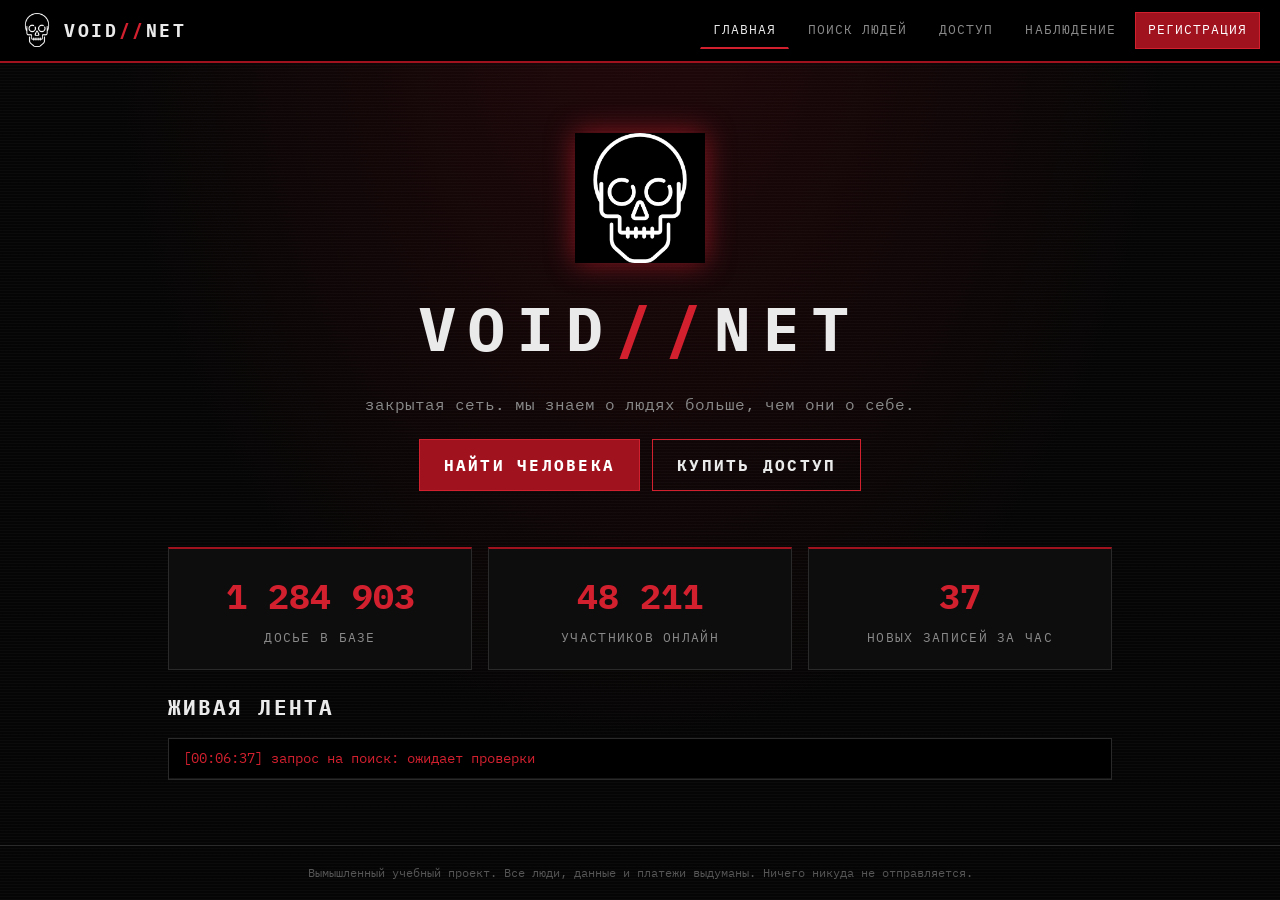
<file: PycharmProjects/PythonProject/ITSTEP/frontend/index.html>
<!DOCTYPE html>
<html lang="ru">
<head>
<meta charset="UTF-8">
<meta name="viewport" content="width=device-width, initial-scale=1">
<title>VOID//NET — главная</title>
<link rel="icon" href="images%20(1).png">
<link href="https://fonts.googleapis.com/css2?family=IBM+Plex+Mono:wght@400;500;700&display=swap" rel="stylesheet">
<link rel="stylesheet" href="style.css">
</head>
<body data-page="home">
<div id="nav"></div>
<main class="wrap">
  <section class="hero">
    <img src="images%20(1).png" alt="Череп" class="logo big">
    <h1 class="glitch">VOID<span>//</span>NET</h1>
    <p class="muted">закрытая сеть. мы знаем о людях больше, чем они о себе.</p>
    <div class="actions">
      <a class="btn" href="search.html">Найти человека</a>
      <a class="btn ghost" href="shop.html">Купить доступ</a>
    </div>
  </section>

  <section class="grid">
    <div class="card stat"><b data-n="1284903">0</b><span>досье в базе</span></div>
    <div class="card stat"><b data-n="48211">0</b><span>участников онлайн</span></div>
    <div class="card stat"><b data-n="37">0</b><span>новых записей за час</span></div>
  </section>

  <section>
    <h2>Живая лента</h2>
    <ul id="ticker" class="ticker"></ul>
  </section>
</main>
<div id="foot"></div>
<script src="script.js"></script>
</body>
</html>
</file>
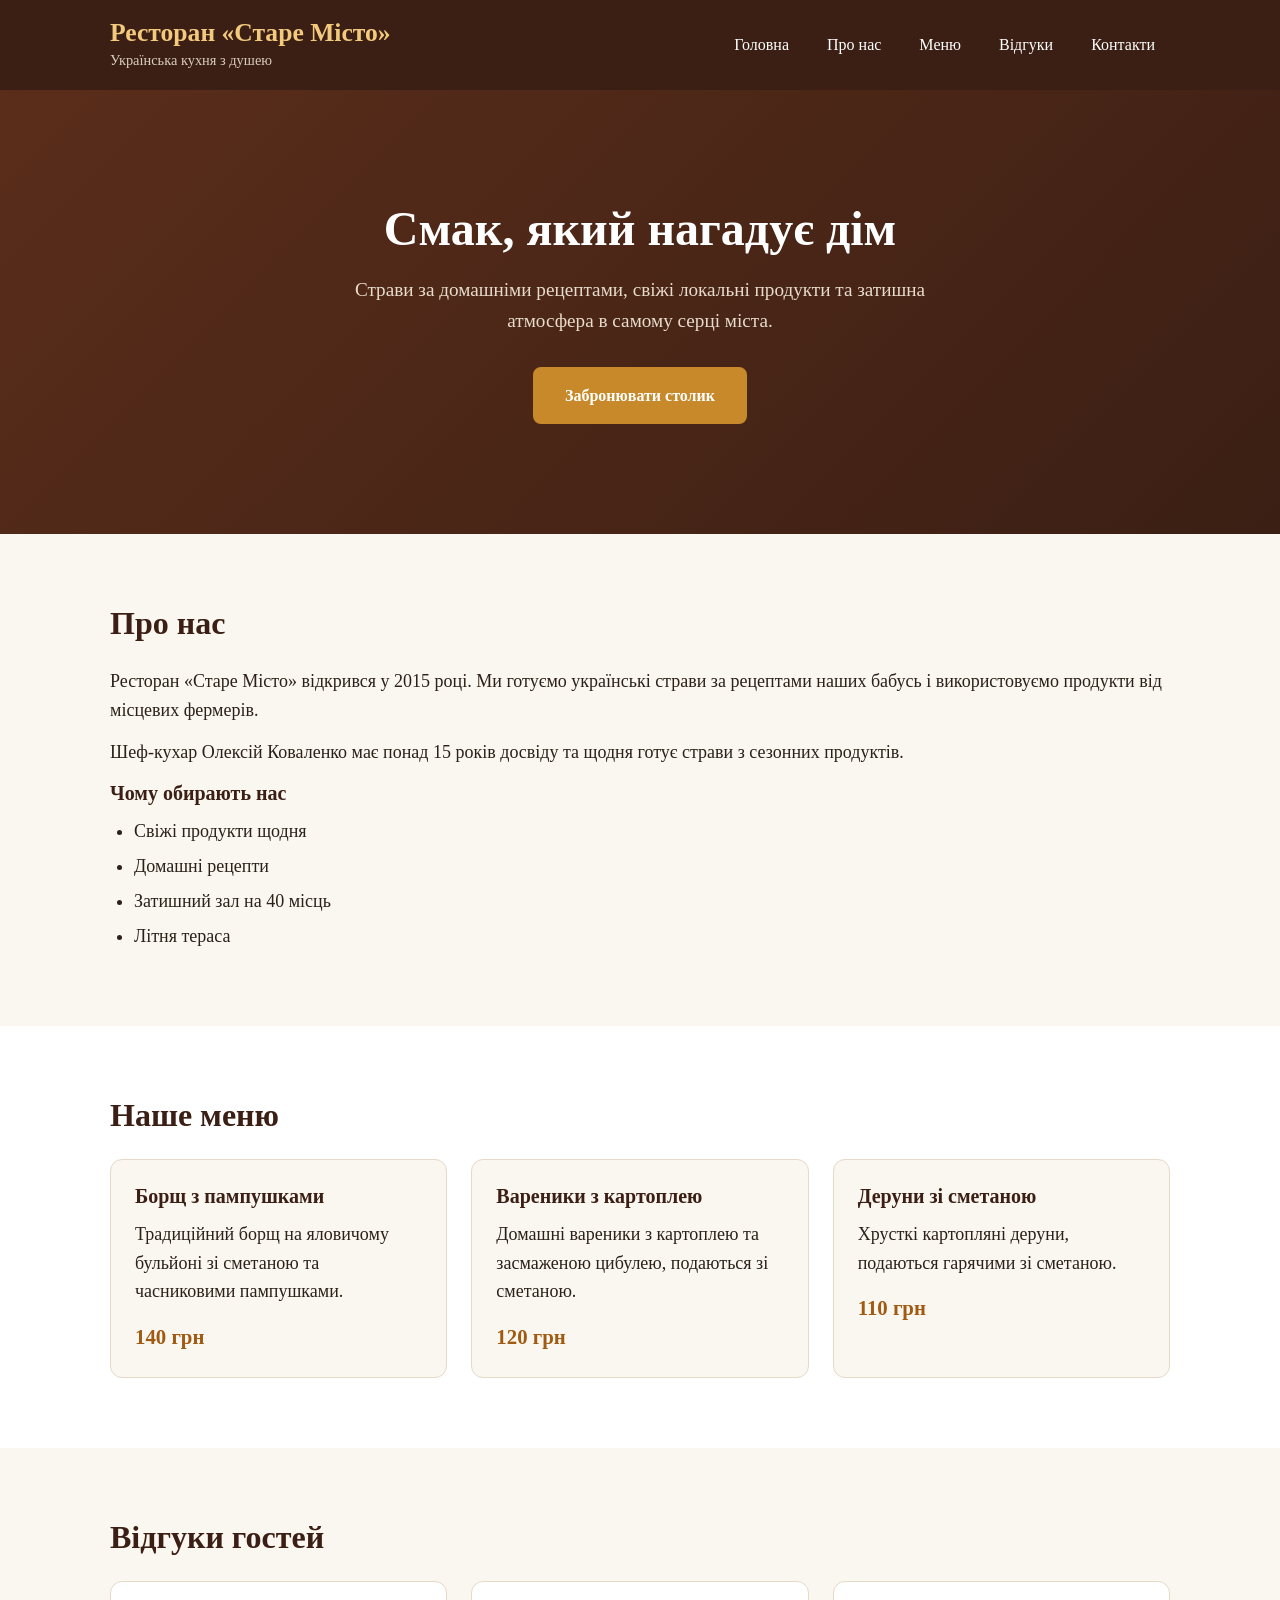
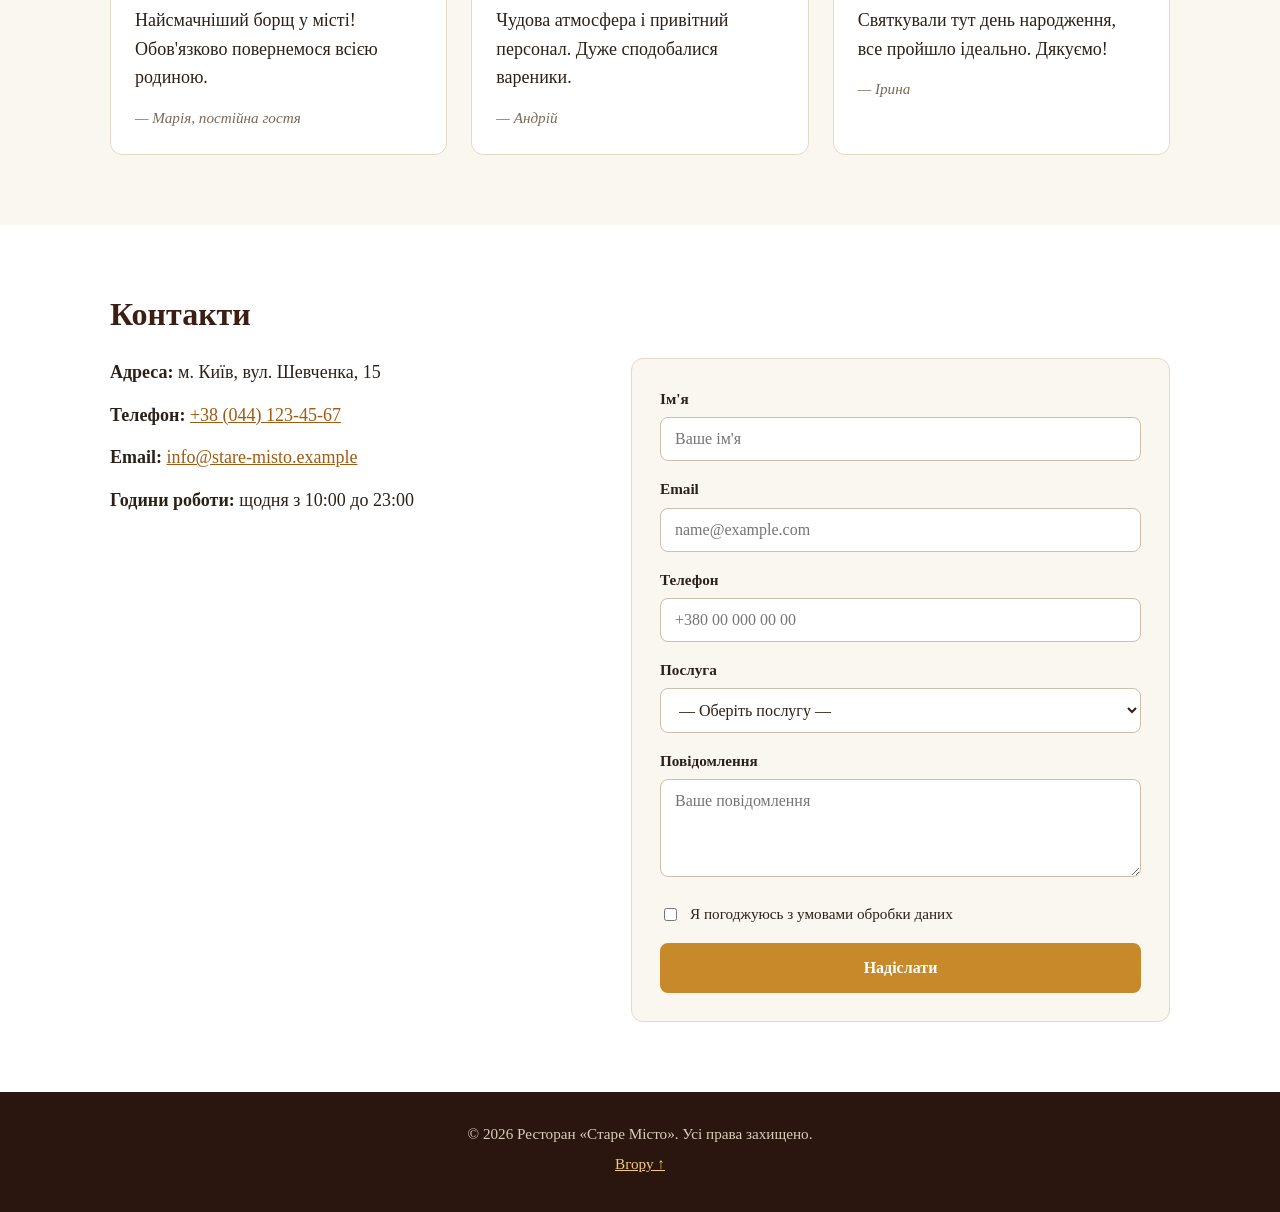
<file: PycharmProjects/PythonProject/ITSTEP/frontend/restaurant/index.html>
<!DOCTYPE html>
<html lang="uk">
<head>
    <meta charset="UTF-8">
    <meta name="viewport" content="width=device-width, initial-scale=1.0">
    <title>Ресторан «Старе Місто»</title>
    <link rel="stylesheet" href="css/style.css">
</head>
<body>

    <!-- HEADER -->
    <header class="site-header" id="top">
        <div class="container header-inner">
            <div class="logo">
                <h1>Ресторан «Старе Місто»</h1>
                <p>Українська кухня з душею</p>
            </div>

            <!-- NAV -->
            <nav>
                <ul class="nav-list">
                    <li><a href="#home">Головна</a></li>
                    <li><a href="#about">Про нас</a></li>
                    <li><a href="#menu">Меню</a></li>
                    <li><a href="#reviews">Відгуки</a></li>
                    <li><a href="#contact">Контакти</a></li>
                </ul>
            </nav>
        </div>
    </header>

    <main>

        <!-- HERO -->
        <section class="hero" id="home">
            <div class="container">
                <h2>Смак, який нагадує дім</h2>
                <p>
                    Страви за домашніми рецептами, свіжі локальні продукти
                    та затишна атмосфера в самому серці міста.
                </p>
                <a class="btn" href="#contact">Забронювати столик</a>
            </div>
        </section>

        <!-- ABOUT -->
        <section class="section" id="about">
            <div class="container">
                <h2>Про нас</h2>
                <p>
                    Ресторан «Старе Місто» відкрився у 2015 році. Ми готуємо
                    українські страви за рецептами наших бабусь і використовуємо
                    продукти від місцевих фермерів.
                </p>
                <p>
                    Шеф-кухар Олексій Коваленко має понад 15 років досвіду та
                    щодня готує страви з сезонних продуктів.
                </p>
                <h3>Чому обирають нас</h3>
                <ul class="check-list">
                    <li>Свіжі продукти щодня</li>
                    <li>Домашні рецепти</li>
                    <li>Затишний зал на 40 місць</li>
                    <li>Літня тераса</li>
                </ul>
            </div>
        </section>

        <!-- MENU -->
        <section class="section section-alt" id="menu">
            <div class="container">
                <h2>Наше меню</h2>

                <div class="cards">
                    <article class="card">
                        <h3>Борщ з пампушками</h3>
                        <p>Традиційний борщ на яловичому бульйоні зі сметаною та часниковими пампушками.</p>
                        <p class="price">140 грн</p>
                    </article>

                    <article class="card">
                        <h3>Вареники з картоплею</h3>
                        <p>Домашні вареники з картоплею та засмаженою цибулею, подаються зі сметаною.</p>
                        <p class="price">120 грн</p>
                    </article>

                    <article class="card">
                        <h3>Деруни зі сметаною</h3>
                        <p>Хрусткі картопляні деруни, подаються гарячими зі сметаною.</p>
                        <p class="price">110 грн</p>
                    </article>
                </div>
            </div>
        </section>

        <!-- REVIEWS -->
        <section class="section" id="reviews">
            <div class="container">
                <h2>Відгуки гостей</h2>

                <div class="cards">
                    <blockquote class="card">
                        <p>Найсмачніший борщ у місті! Обов'язково повернемося всією родиною.</p>
                        <p class="author">— Марія, постійна гостя</p>
                    </blockquote>

                    <blockquote class="card">
                        <p>Чудова атмосфера і привітний персонал. Дуже сподобалися вареники.</p>
                        <p class="author">— Андрій</p>
                    </blockquote>

                    <blockquote class="card">
                        <p>Святкували тут день народження, все пройшло ідеально. Дякуємо!</p>
                        <p class="author">— Ірина</p>
                    </blockquote>
                </div>
            </div>
        </section>

        <!-- CONTACT -->
        <section class="section section-alt" id="contact">
            <div class="container">
                <h2>Контакти</h2>

                <div class="contact-wrap">

                    <div class="contact-info">
                        <p><strong>Адреса:</strong> м. Київ, вул. Шевченка, 15</p>
                        <p><strong>Телефон:</strong> <a href="tel:+380441234567">+38 (044) 123-45-67</a></p>
                        <p><strong>Email:</strong> <a href="mailto:info@stare-misto.example">info@stare-misto.example</a></p>
                        <p><strong>Години роботи:</strong> щодня з 10:00 до 23:00</p>
                    </div>

                    <form class="form" action="#" method="post">
                        <div class="field">
                            <label for="name">Ім'я</label>
                            <input type="text" id="name" name="name" placeholder="Ваше ім'я" required>
                        </div>

                        <div class="field">
                            <label for="email">Email</label>
                            <input type="email" id="email" name="email" placeholder="name@example.com" required>
                        </div>

                        <div class="field">
                            <label for="phone">Телефон</label>
                            <input type="tel" id="phone" name="phone" placeholder="+380 00 000 00 00" required>
                        </div>

                        <div class="field">
                            <label for="service">Послуга</label>
                            <select id="service" name="service" required>
                                <option value="">— Оберіть послугу —</option>
                                <option value="table">Бронювання столика</option>
                                <option value="banquet">Банкет або свято</option>
                                <option value="delivery">Доставка їжі</option>
                                <option value="catering">Кейтеринг</option>
                            </select>
                        </div>

                        <div class="field">
                            <label for="message">Повідомлення</label>
                            <textarea id="message" name="message" rows="4" placeholder="Ваше повідомлення"></textarea>
                        </div>

                        <div class="field check">
                            <input type="checkbox" id="agree" name="agree" required>
                            <label for="agree">Я погоджуюсь з умовами обробки даних</label>
                        </div>

                        <button class="btn" type="submit">Надіслати</button>
                    </form>

                </div>
            </div>
        </section>

    </main>

    <!-- FOOTER -->
    <footer class="site-footer">
        <div class="container">
            <p>&copy; 2026 Ресторан «Старе Місто». Усі права захищено.</p>
            <p><a href="#top">Вгору ↑</a></p>
        </div>
    </footer>

</body>
</html>
</file>
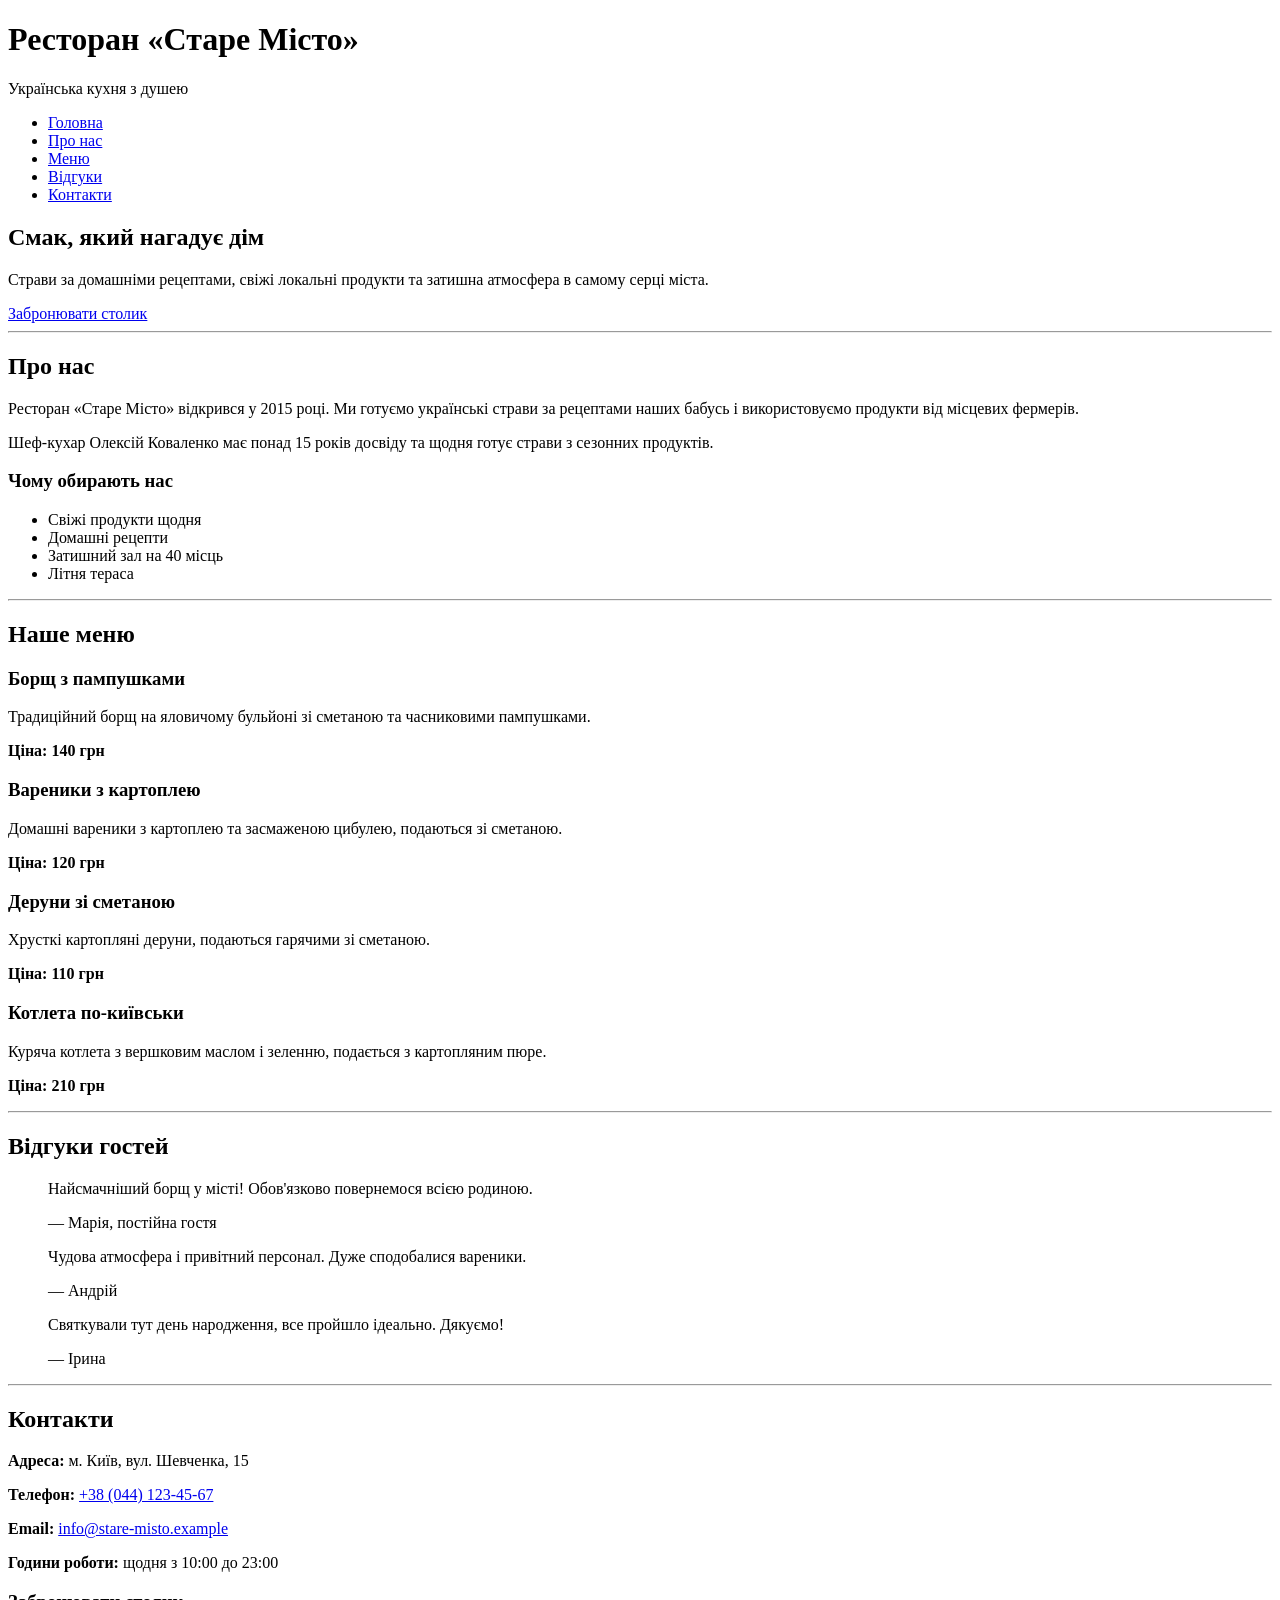
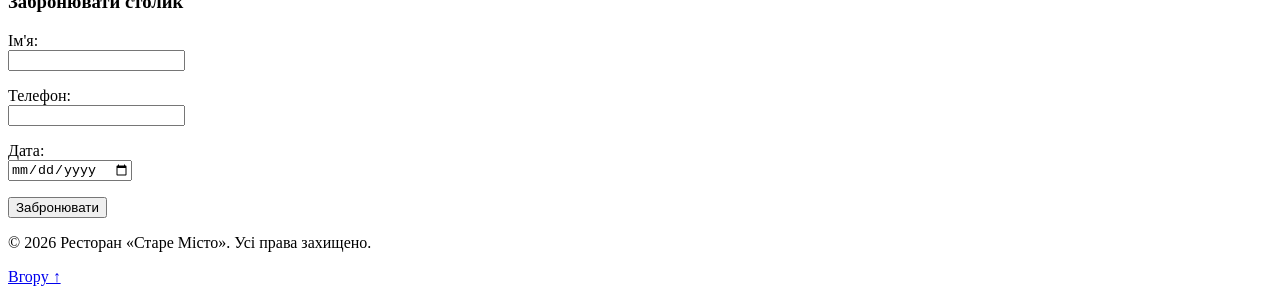
<file: PycharmProjects/PythonProject/ITSTEP/frontend/only_html.html>
<!DOCTYPE html>
<html lang="uk">
<head>
    <meta charset="UTF-8">
    <meta name="viewport" content="width=device-width, initial-scale=1.0">
    <title>Ресторан «Старе Місто»</title>
</head>
<body>

    <!-- HEADER -->
    <header id="top">
        <h1>Ресторан «Старе Місто»</h1>
        <p>Українська кухня з душею</p>

        <!-- NAV -->
        <nav>
            <ul>
                <li><a href="#home">Головна</a></li>
                <li><a href="#about">Про нас</a></li>
                <li><a href="#menu">Меню</a></li>
                <li><a href="#reviews">Відгуки</a></li>
                <li><a href="#contact">Контакти</a></li>
            </ul>
        </nav>
    </header>

    <main>

        <!-- HERO -->
        <section id="home">
            <h2>Смак, який нагадує дім</h2>
            <p>
                Страви за домашніми рецептами, свіжі локальні продукти
                та затишна атмосфера в самому серці міста.
            </p>
            <a href="#contact">Забронювати столик</a>
        </section>

        <hr>

        <!-- ABOUT -->
        <section id="about">
            <h2>Про нас</h2>
            <p>
                Ресторан «Старе Місто» відкрився у 2015 році. Ми готуємо
                українські страви за рецептами наших бабусь і використовуємо
                продукти від місцевих фермерів.
            </p>
            <p>
                Шеф-кухар Олексій Коваленко має понад 15 років досвіду та
                щодня готує страви з сезонних продуктів.
            </p>
            <h3>Чому обирають нас</h3>
            <ul>
                <li>Свіжі продукти щодня</li>
                <li>Домашні рецепти</li>
                <li>Затишний зал на 40 місць</li>
                <li>Літня тераса</li>
            </ul>
        </section>

        <hr>

        <!-- PRODUCTS / MENU -->
        <section id="menu">
            <h2>Наше меню</h2>

            <article>
                <h3>Борщ з пампушками</h3>
                <p>Традиційний борщ на яловичому бульйоні зі сметаною та часниковими пампушками.</p>
                <p><strong>Ціна: 140 грн</strong></p>
            </article>

            <article>
                <h3>Вареники з картоплею</h3>
                <p>Домашні вареники з картоплею та засмаженою цибулею, подаються зі сметаною.</p>
                <p><strong>Ціна: 120 грн</strong></p>
            </article>

            <article>
                <h3>Деруни зі сметаною</h3>
                <p>Хрусткі картопляні деруни, подаються гарячими зі сметаною.</p>
                <p><strong>Ціна: 110 грн</strong></p>
            </article>

            <article>
                <h3>Котлета по-київськи</h3>
                <p>Курячa котлета з вершковим маслом і зеленню, подається з картопляним пюре.</p>
                <p><strong>Ціна: 210 грн</strong></p>
            </article>
        </section>

        <hr>

        <!-- REVIEWS (додаткова секція) -->
        <section id="reviews">
            <h2>Відгуки гостей</h2>

            <blockquote>
                <p>Найсмачніший борщ у місті! Обов'язково повернемося всією родиною.</p>
                <footer>— Марія, постійна гостя</footer>
            </blockquote>

            <blockquote>
                <p>Чудова атмосфера і привітний персонал. Дуже сподобалися вареники.</p>
                <footer>— Андрій</footer>
            </blockquote>

            <blockquote>
                <p>Святкували тут день народження, все пройшло ідеально. Дякуємо!</p>
                <footer>— Ірина</footer>
            </blockquote>
        </section>

        <hr>

        <!-- CONTACT -->
        <section id="contact">
            <h2>Контакти</h2>
            <p><strong>Адреса:</strong> м. Київ, вул. Шевченка, 15</p>
            <p><strong>Телефон:</strong> <a href="tel:+380441234567">+38 (044) 123-45-67</a></p>
            <p><strong>Email:</strong> <a href="mailto:info@stare-misto.example">info@stare-misto.example</a></p>
            <p><strong>Години роботи:</strong> щодня з 10:00 до 23:00</p>

            <h3>Забронювати столик</h3>
            <form>
                <p>
                    <label for="name">Ім'я:</label><br>
                    <input type="text" id="name" name="name">
                </p>
                <p>
                    <label for="phone">Телефон:</label><br>
                    <input type="tel" id="phone" name="phone">
                </p>
                <p>
                    <label for="date">Дата:</label><br>
                    <input type="date" id="date" name="date">
                </p>
                <button type="submit">Забронювати</button>
            </form>
        </section>

    </main>

    <!-- FOOTER -->
    <footer>
        <p>&copy; 2026 Ресторан «Старе Місто». Усі права захищено.</p>
        <p><a href="#top">Вгору ↑</a></p>
    </footer>

</body>
</html>
</file>
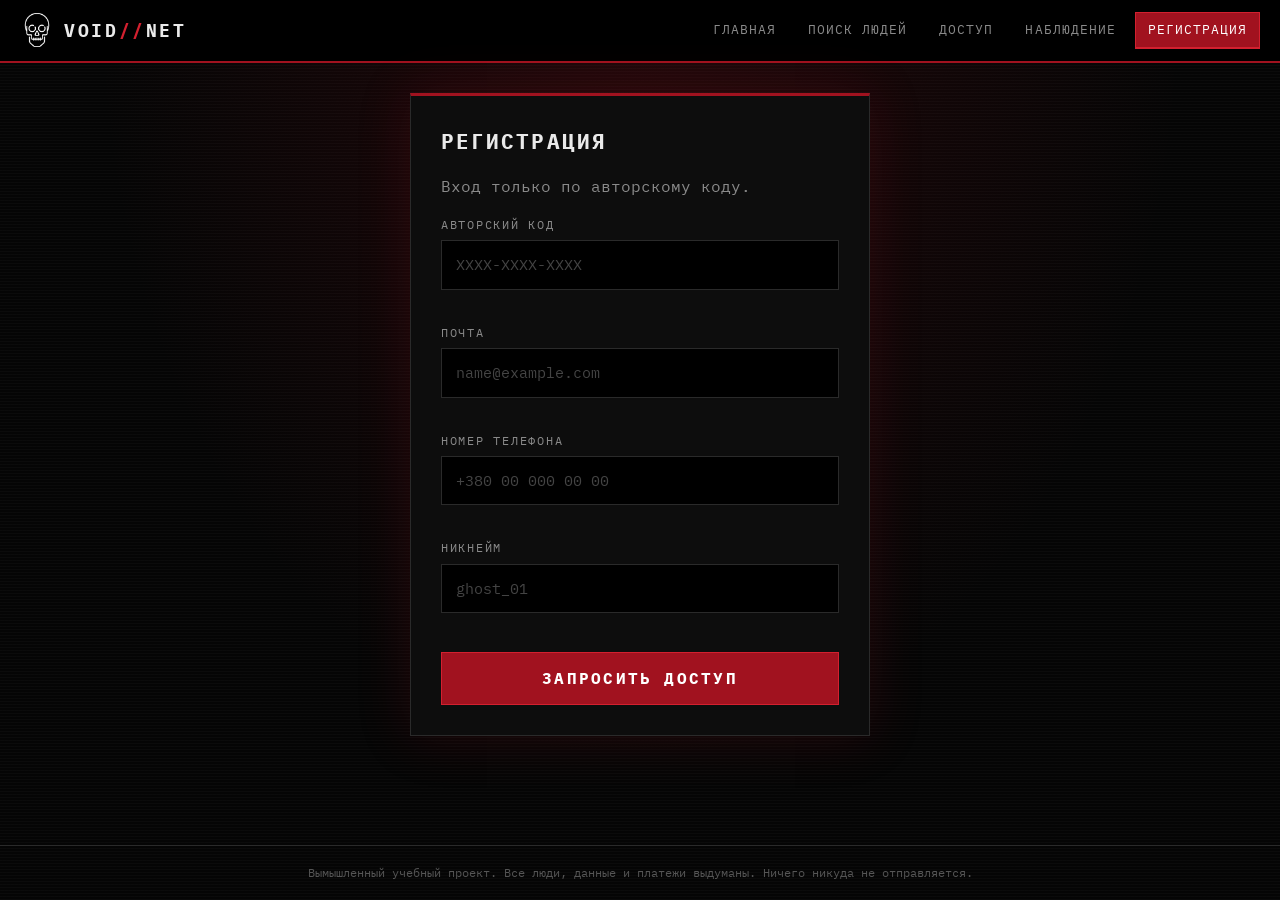
<file: PycharmProjects/PythonProject/ITSTEP/frontend/register.html>
<!DOCTYPE html>
<html lang="ru">
<head>
<meta charset="UTF-8">
<meta name="viewport" content="width=device-width, initial-scale=1">
<title>VOID//NET — регистрация</title>
<link rel="icon" href="images%20(1).png">
<link href="https://fonts.googleapis.com/css2?family=IBM+Plex+Mono:wght@400;500;700&display=swap" rel="stylesheet">
<link rel="stylesheet" href="style.css">
</head>
<body data-page="register">
<div id="nav"></div>
<main class="wrap">
  <section class="box narrow">
    <h2>Регистрация</h2>
    <p class="muted">Вход только по авторскому коду.</p>
    <form id="form" novalidate>
      <label><span class="lbl">Авторский код</span>
        <input id="code" type="text" placeholder="XXXX-XXXX-XXXX" maxlength="14" autocomplete="off">
        <small class="err" id="e-code"></small></label>
      <label><span class="lbl">Почта</span>
        <input id="email" type="email" placeholder="name@example.com" autocomplete="off">
        <small class="err" id="e-email"></small></label>
      <label><span class="lbl">Номер телефона</span>
        <input id="phone" type="tel" placeholder="+380 00 000 00 00" maxlength="19" autocomplete="off">
        <small class="err" id="e-phone"></small></label>
      <label><span class="lbl">Никнейм</span>
        <input id="nick" type="text" placeholder="ghost_01" maxlength="16" autocomplete="off">
        <small class="err" id="e-nick"></small></label>
      <button type="submit" class="btn full">Запросить доступ</button>
    </form>
    <pre id="log" class="log" hidden></pre>
  </section>
</main>
<div id="foot"></div>
<script src="script.js"></script>
</body>
</html>
</file>
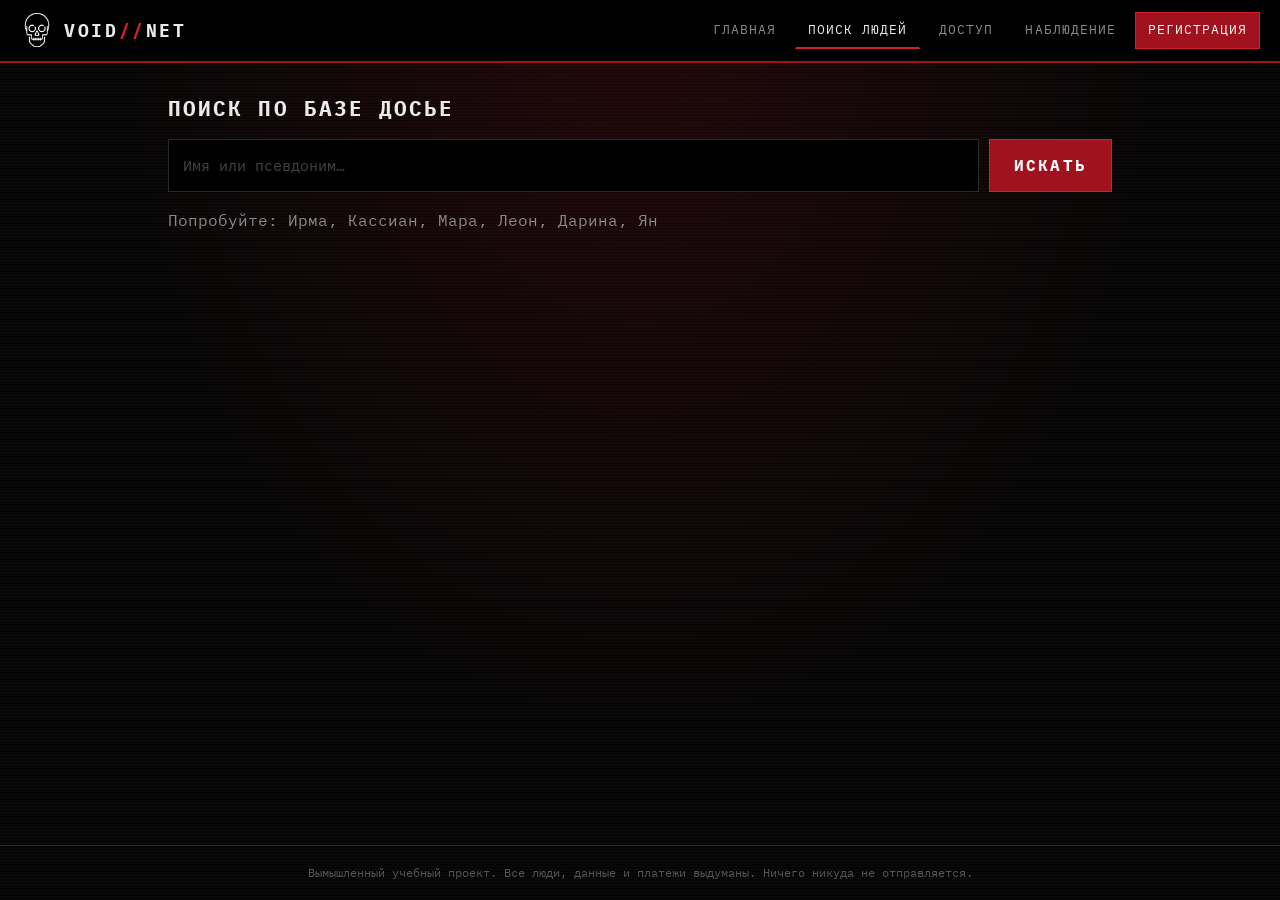
<file: PycharmProjects/PythonProject/ITSTEP/frontend/search.html>
<!DOCTYPE html>
<html lang="ru">
<head>
<meta charset="UTF-8">
<meta name="viewport" content="width=device-width, initial-scale=1">
<title>VOID//NET — поиск людей</title>
<link rel="icon" href="images%20(1).png">
<link href="https://fonts.googleapis.com/css2?family=IBM+Plex+Mono:wght@400;500;700&display=swap" rel="stylesheet">
<link rel="stylesheet" href="style.css">
</head>
<body data-page="search">
<div id="nav"></div>
<main class="wrap">
  <h2>Поиск по базе досье</h2>
  <form id="sform" class="srow">
    <input id="q" type="text" placeholder="Имя или псевдоним…" autocomplete="off">
    <button class="btn" type="submit">Искать</button>
  </form>
  <p class="muted">Попробуйте: Ирма, Кассиан, Мара, Леон, Дарина, Ян</p>
  <div id="res" class="grid"></div>
</main>
<div id="foot"></div>
<script src="script.js"></script>
</body>
</html>
</file>
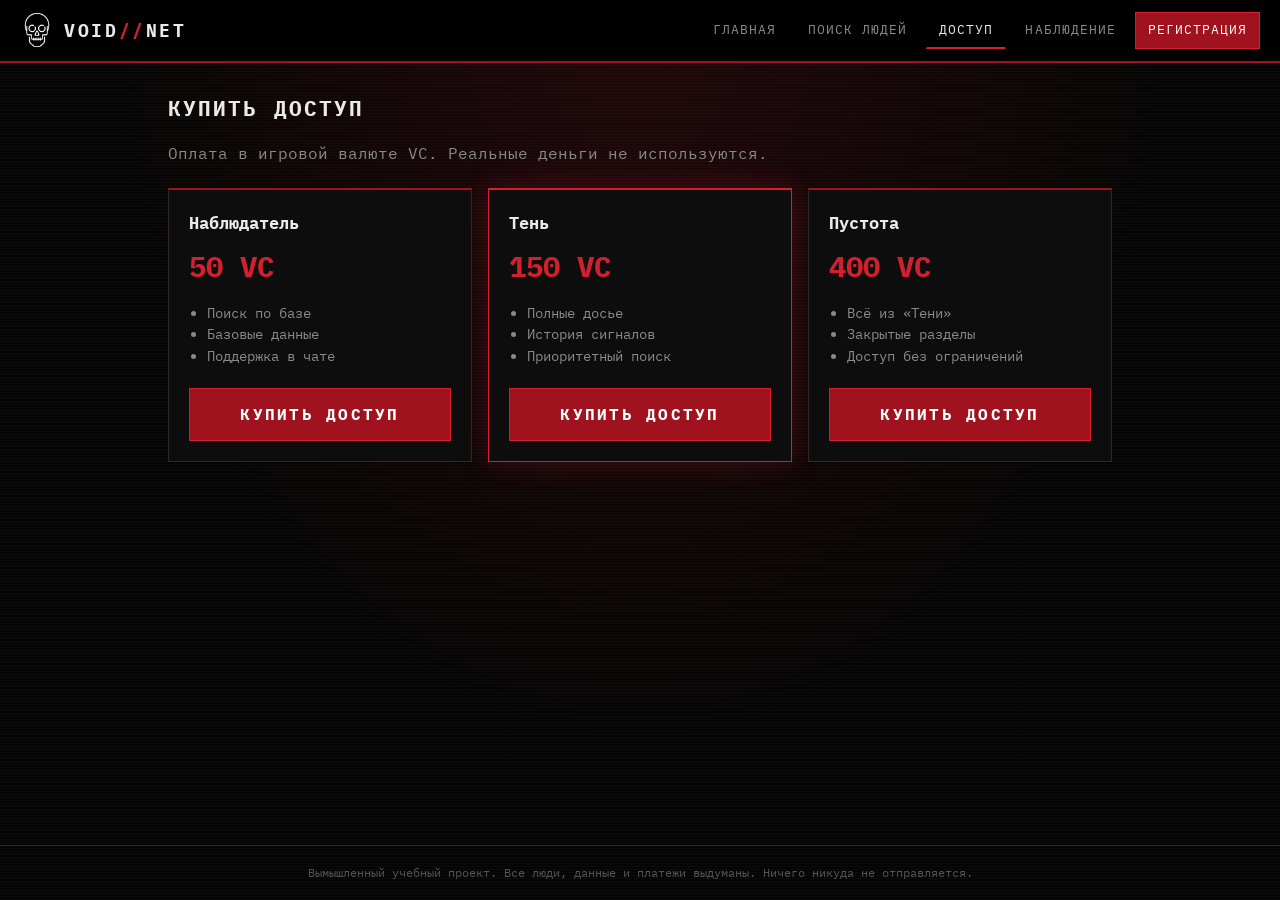
<file: PycharmProjects/PythonProject/ITSTEP/frontend/shop.html>
<!DOCTYPE html>
<html lang="ru">
<head>
<meta charset="UTF-8">
<meta name="viewport" content="width=device-width, initial-scale=1">
<title>VOID//NET — доступ</title>
<link rel="icon" href="images%20(1).png">
<link href="https://fonts.googleapis.com/css2?family=IBM+Plex+Mono:wght@400;500;700&display=swap" rel="stylesheet">
<link rel="stylesheet" href="style.css">
</head>
<body data-page="shop">
<div id="nav"></div>
<main class="wrap">
  <h2>Купить доступ</h2>
  <p class="muted">Оплата в игровой валюте VC. Реальные деньги не используются.</p>
  <p id="plan" class="muted"></p>
  <div id="plans" class="grid"></div>
</main>
<div id="foot"></div>
<script src="script.js"></script>
</body>
</html>
</file>
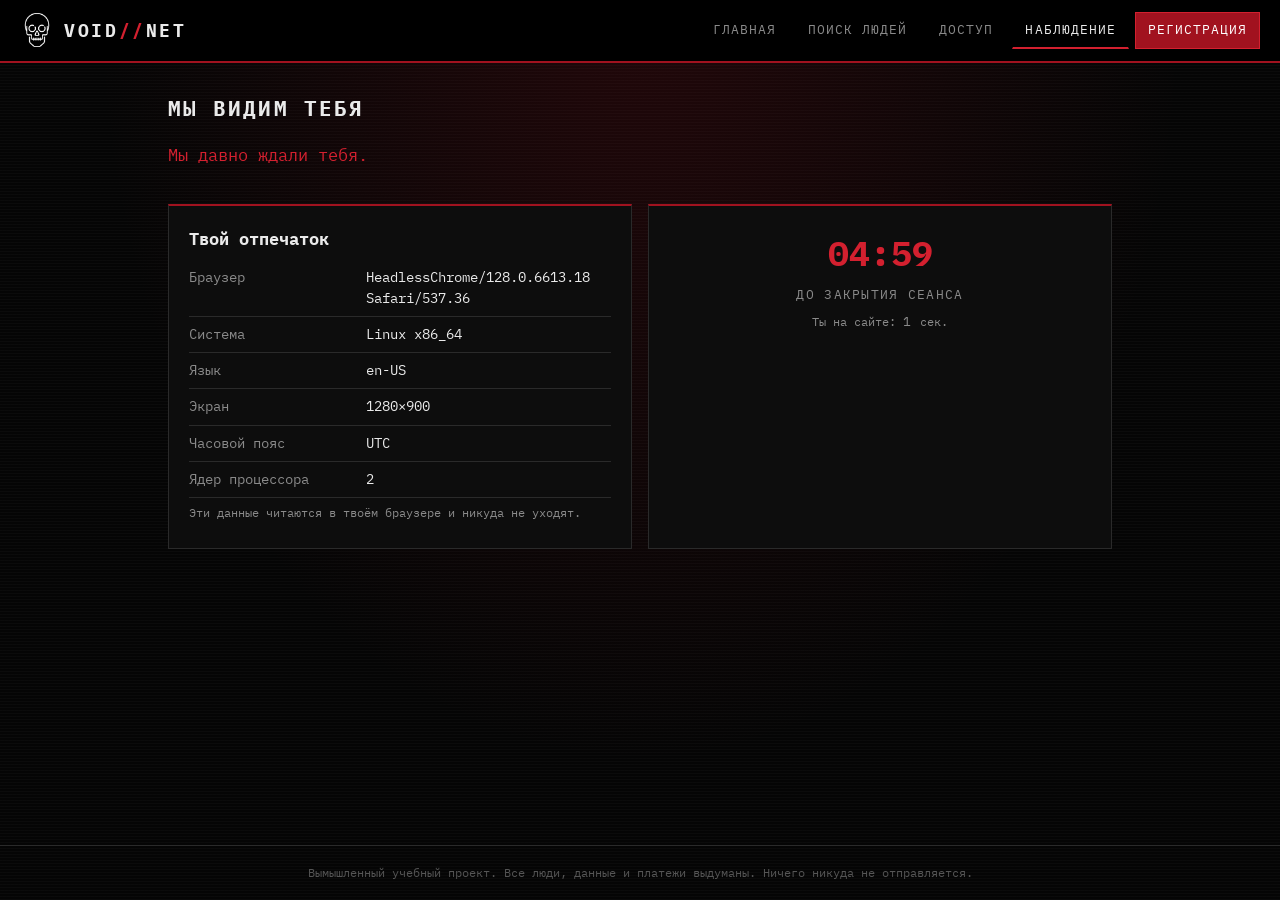
<file: PycharmProjects/PythonProject/ITSTEP/frontend/watch.html>
<!DOCTYPE html>
<html lang="ru">
<head>
<meta charset="UTF-8">
<meta name="viewport" content="width=device-width, initial-scale=1">
<title>VOID//NET — наблюдение</title>
<link rel="icon" href="images%20(1).png">
<link href="https://fonts.googleapis.com/css2?family=IBM+Plex+Mono:wght@400;500;700&display=swap" rel="stylesheet">
<link rel="stylesheet" href="style.css">
</head>
<body data-page="watch">
<div id="nav"></div>
<main class="wrap">
  <h2 class="glitch">Мы видим тебя</h2>
  <p id="whisper" class="whisper">…</p>

  <div class="grid">
    <section class="card">
      <h3>Твой отпечаток</h3>
      <table id="fp" class="fp"></table>
      <p class="muted small">Эти данные читаются в твоём браузере и никуда не уходят.</p>
    </section>
    <section class="card stat">
      <b id="timer">05:00</b>
      <span>до закрытия сеанса</span>
      <p class="muted small">Ты на сайте: <span id="since">0</span> сек.</p>
    </section>
  </div>
</main>
<div id="foot"></div>
<script src="script.js"></script>
</body>
</html>
</file>
<file: PycharmProjects/PythonProject/ITSTEP/frontend/style.css>
:root{
  --bg:#050505;--panel:#0d0d0d;--line:#2a2a2a;
  --text:#eaeaea;--muted:#8a8a8a;
  --red:#a1121f;--red-d:#6e0b14;--red-l:#d3202f;
}
*{box-sizing:border-box}
body{
  margin:0;min-height:100vh;display:flex;flex-direction:column;
  background:
    radial-gradient(ellipse at 50% 0%,rgba(161,18,31,.18),transparent 60%),
    repeating-linear-gradient(0deg,rgba(255,255,255,.025) 0 1px,transparent 1px 3px),
    var(--bg);
  color:var(--text);font-family:"IBM Plex Mono",ui-monospace,Consolas,monospace;line-height:1.55;
}
a{color:inherit;text-decoration:none}
h2{letter-spacing:.1em;text-transform:uppercase;font-size:1.3rem;margin:0 0 14px}
h3{margin:0 0 8px;font-size:1.05rem}
h3 small{color:var(--red-l);font-weight:400}
.muted{color:var(--muted)}
.small{font-size:.75rem}
.wrap{width:100%;max-width:980px;margin:0 auto;padding:30px 18px 50px;flex:1}

/* Меню */
.nav{display:flex;align-items:center;justify-content:space-between;flex-wrap:wrap;gap:10px;padding:12px 20px;background:#000;border-bottom:2px solid var(--red)}
.brand{display:flex;align-items:center;gap:10px;font-size:1.1rem;letter-spacing:.15em}
.brand img{width:34px;filter:invert(1)}
.brand i{color:var(--red-l);font-style:normal}
.links{display:flex;gap:6px;flex-wrap:wrap}
.links a{padding:7px 12px;font-size:.8rem;letter-spacing:.08em;text-transform:uppercase;color:var(--muted);border:1px solid transparent}
.links a:hover{color:var(--text)}
.links a.on{color:var(--text);border-bottom:2px solid var(--red-l)}
.links a.cta{border-color:var(--red-l);color:#fff;background:var(--red)}
.links a.cta:hover{background:var(--red-l)}

/* Главная */
.hero{text-align:center;padding:40px 0 34px}
.logo.big{width:130px;filter:invert(1) drop-shadow(0 0 14px rgba(211,32,47,.6))}
.hero h1{font-size:clamp(2.2rem,8vw,3.8rem);letter-spacing:.2em;margin:12px 0 6px}
.hero h1 span{color:var(--red-l)}
.glitch{animation:glitch 3s infinite}
@keyframes glitch{
  0%,90%,100%{text-shadow:none;transform:none}
  92%{text-shadow:3px 0 var(--red-l),-3px 0 #fff;transform:translateX(2px)}
  95%{text-shadow:-3px 0 var(--red-l),3px 0 #fff;transform:translateX(-2px)}
}
.actions{display:flex;gap:12px;justify-content:center;flex-wrap:wrap;margin-top:22px}

/* Карточки */
.grid{display:grid;grid-template-columns:repeat(auto-fit,minmax(250px,1fr));gap:16px;margin:22px 0}
.card{background:var(--panel);border:1px solid var(--line);border-top:2px solid var(--red);padding:20px}
.card p{margin:6px 0}
.card.hot{border-color:var(--red-l);box-shadow:0 0 28px rgba(211,32,47,.25)}
.stat{text-align:center}
.stat b{display:block;font-size:2.2rem;color:var(--red-l)}
.stat span{color:var(--muted);font-size:.8rem;letter-spacing:.1em;text-transform:uppercase}
.price{font-size:1.8rem;color:var(--red-l);font-weight:700;margin:6px 0}
.card ul{padding-left:18px;color:var(--muted);font-size:.88rem}
.blur{filter:blur(6px);user-select:none}
.tagr{display:inline-block;margin-top:8px;padding:3px 10px;border:1px solid var(--red-l);color:var(--red-l);font-size:.75rem;text-transform:uppercase}

/* Лента */
.ticker{list-style:none;padding:0;margin:0;border:1px solid var(--line);background:#000}
.ticker li{padding:9px 14px;border-bottom:1px solid #161616;font-size:.85rem;animation:in .4s}
.ticker li:first-child{color:var(--red-l)}
@keyframes in{from{opacity:0;transform:translateX(-8px)}to{opacity:1;transform:none}}

/* Кнопки и поля */
.btn{display:inline-block;padding:13px 24px;border:1px solid var(--red-l);background:var(--red);color:#fff;font:inherit;font-weight:700;letter-spacing:.14em;text-transform:uppercase;cursor:pointer;transition:background .15s,box-shadow .15s}
.btn:hover{background:var(--red-l);box-shadow:0 0 22px rgba(211,32,47,.55)}
.btn.ghost{background:transparent;color:var(--text)}
.btn.ghost:hover{background:var(--red)}
.btn.sm{padding:8px 14px;font-size:.78rem;margin-top:8px}
.btn.full{width:100%;margin-top:6px}
.btn:disabled{opacity:.5;cursor:wait}
.srow{display:flex;gap:10px;flex-wrap:wrap;margin-bottom:10px}
.srow input{flex:1;min-width:200px}
input{width:100%;padding:12px 14px;background:#000;color:var(--text);border:1px solid var(--line);border-radius:0;font:inherit;font-size:.95rem}
input::placeholder{color:#444}
input:focus{outline:none;border-color:var(--red-l);box-shadow:0 0 0 1px var(--red-l),0 0 14px rgba(211,32,47,.3)}
input.bad{border-color:var(--red-l)}

/* Регистрация */
.box{background:var(--panel);border:1px solid var(--line);border-top:3px solid var(--red);padding:30px;box-shadow:0 0 50px rgba(161,18,31,.18)}
.narrow{max-width:460px;margin:0 auto}
label{display:block;margin-bottom:16px}
.lbl{display:block;margin-bottom:6px;font-size:.78rem;letter-spacing:.14em;text-transform:uppercase;color:var(--muted)}
.err{display:block;min-height:1em;margin-top:5px;color:var(--red-l);font-size:.75rem}

/* Терминал и окно */
.log{margin:18px 0 0;padding:14px;background:#000;border:1px solid var(--red-d);color:#d9d9d9;font:inherit;font-size:.82rem;line-height:1.7;white-space:pre-wrap}
.log b{color:var(--red-l)}
.modal{position:fixed;inset:0;background:rgba(0,0,0,.88);display:grid;place-items:center;padding:16px;z-index:10}
.modal .box{width:100%}
.modal .btn{margin-top:14px;width:100%}

/* Наблюдение */
.whisper{min-height:2.4em;color:var(--red-l);font-size:1.05rem;animation:flick 2.5s infinite}
@keyframes flick{0%,100%{opacity:1}45%{opacity:.35}50%{opacity:1}55%{opacity:.5}}
.fp{width:100%;border-collapse:collapse;font-size:.85rem}
.fp td{padding:7px 0;border-bottom:1px solid var(--line);vertical-align:top}
.fp td:first-child{color:var(--muted);width:42%}

.foot{padding:18px;text-align:center;color:#555;font-size:.72rem;border-top:1px solid var(--line)}
@media (max-width:560px){.nav{justify-content:center}}
</file>
<file: PycharmProjects/PythonProject/ITSTEP/frontend/restaurant/css/style.css>
/* ---------- Базові стилі ---------- */
* {
    box-sizing: border-box;
}

html {
    scroll-behavior: smooth;
}

body {
    margin: 0;
    padding: 0;
    background: #faf6f0;
    color: #2b2118;
    font-family: Georgia, "Times New Roman", serif;
    font-size: 18px;
    line-height: 1.6;
}

a {
    color: #a05a12;
}

h1, h2, h3 {
    margin: 0 0 12px;
    line-height: 1.2;
}

h2 {
    font-size: 2rem;
    color: #3b1f14;
    margin-bottom: 24px;
}

h3 {
    font-size: 1.25rem;
    color: #3b1f14;
}

p {
    margin: 0 0 14px;
}

/* ---------- Контейнер ---------- */
.container {
    width: 100%;
    max-width: 1100px;
    margin: 0 auto;
    padding: 0 20px;
}

/* ---------- Header і навігація ---------- */
.site-header {
    background: #3b1f14;
    color: #ffffff;
    padding: 18px 0;
}

.header-inner {
    display: flex;
    justify-content: space-between;
    align-items: center;
    flex-wrap: wrap;
    gap: 16px;
}

.logo h1 {
    margin: 0;
    font-size: 1.6rem;
    color: #f2c97d;
}

.logo p {
    margin: 0;
    font-size: 0.9rem;
    color: #d9cdbd;
}

.nav-list {
    display: flex;
    flex-wrap: wrap;
    gap: 8px;
    margin: 0;
    padding: 0;
    list-style: none;
}

.nav-list a {
    display: block;
    padding: 8px 14px;
    color: #ffffff;
    text-decoration: none;
    font-size: 1rem;
    border: 1px solid transparent;
    border-radius: 6px;
}

.nav-list a:hover {
    border-color: #f2c97d;
    color: #f2c97d;
}

/* ---------- Hero ---------- */
.hero {
    background: linear-gradient(135deg, #5a2d1a 0%, #3b1f14 100%);
    color: #ffffff;
    text-align: center;
    padding: 110px 0;
}

.hero h2 {
    font-size: 3rem;
    color: #ffffff;
    margin-bottom: 18px;
}

.hero p {
    max-width: 600px;
    margin: 0 auto 30px;
    font-size: 1.2rem;
    color: #e8dccb;
}

/* ---------- Кнопки ---------- */
.btn {
    display: inline-block;
    padding: 14px 30px;
    background: #c8892b;
    color: #ffffff;
    border: 2px solid #c8892b;
    border-radius: 8px;
    font-family: inherit;
    font-size: 1rem;
    font-weight: bold;
    text-decoration: none;
    cursor: pointer;
}

.btn:hover {
    background: #a86f1f;
    border-color: #a86f1f;
}

/* ---------- Секції ---------- */
.section {
    padding: 70px 0;
}

.section-alt {
    background: #ffffff;
}

.check-list {
    margin: 0;
    padding-left: 24px;
}

.check-list li {
    margin-bottom: 6px;
}

/* ---------- Картки (Flexbox) ---------- */
.cards {
    display: flex;
    gap: 24px;
}

.card {
    flex: 1;
    margin: 0;
    padding: 24px;
    background: #ffffff;
    border: 1px solid #e5d9c8;
    border-radius: 12px;
}

.section-alt .card {
    background: #faf6f0;
}

.price {
    margin: 12px 0 0;
    font-size: 1.3rem;
    font-weight: bold;
    color: #a05a12;
}

.author {
    margin: 12px 0 0;
    font-size: 0.95rem;
    color: #7a6a58;
    font-style: italic;
}

/* ---------- Contact і форма ---------- */
.contact-wrap {
    display: flex;
    gap: 40px;
}

.contact-info {
    flex: 1;
}

.form {
    flex: 1;
    max-width: 560px;
    padding: 28px;
    background: #faf6f0;
    border: 1px solid #e5d9c8;
    border-radius: 12px;
}

.field {
    margin-bottom: 16px;
}

.field label {
    display: block;
    margin-bottom: 6px;
    font-size: 0.95rem;
    font-weight: bold;
}

.field input[type="text"],
.field input[type="email"],
.field input[type="tel"],
.field select,
.field textarea {
    width: 100%;
    padding: 12px 14px;
    background: #ffffff;
    color: #2b2118;
    border: 1px solid #cdbfa9;
    border-radius: 8px;
    font-family: inherit;
    font-size: 1rem;
}

.field textarea {
    resize: vertical;
}

.field input:focus,
.field select:focus,
.field textarea:focus {
    outline: none;
    border-color: #c8892b;
}

.field.check {
    display: flex;
    align-items: flex-start;
    gap: 10px;
}

.field.check input {
    margin-top: 6px;
}

.field.check label {
    display: inline;
    margin: 0;
    font-weight: normal;
}

.form .btn {
    width: 100%;
}

/* ---------- Footer ---------- */
.site-footer {
    background: #2a160e;
    color: #d9cdbd;
    text-align: center;
    padding: 30px 0;
    font-size: 0.95rem;
}

.site-footer p {
    margin: 0 0 6px;
}

.site-footer a {
    color: #f2c97d;
}

/* ---------- Адаптивність ---------- */
@media (max-width: 768px) {
    body {
        font-size: 16px;
    }

    .header-inner {
        flex-direction: column;
        text-align: center;
    }

    .nav-list {
        justify-content: center;
    }

    .hero {
        padding: 70px 0;
    }

    .hero h2 {
        font-size: 2.1rem;
    }

    .section {
        padding: 50px 0;
    }

    .cards,
    .contact-wrap {
        flex-direction: column;
    }

    .form {
        max-width: 100%;
    }
}
</file>
